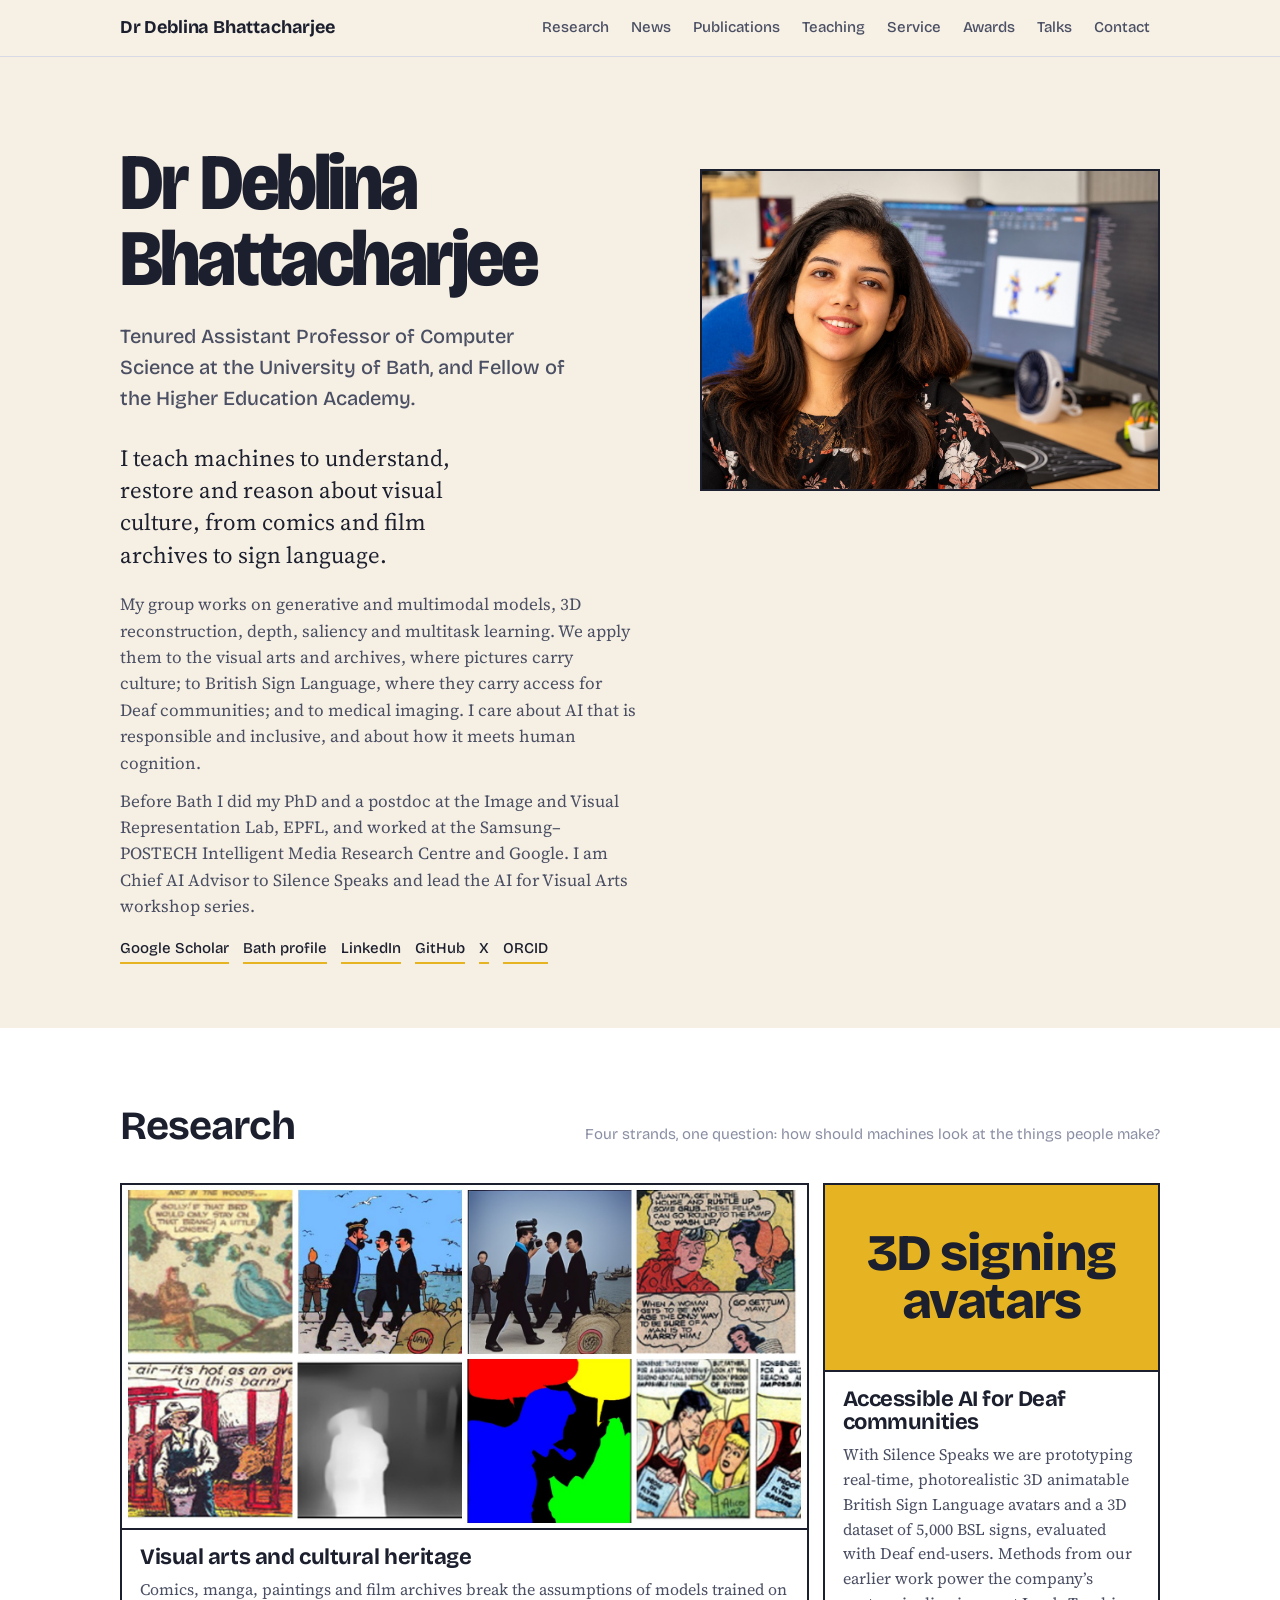
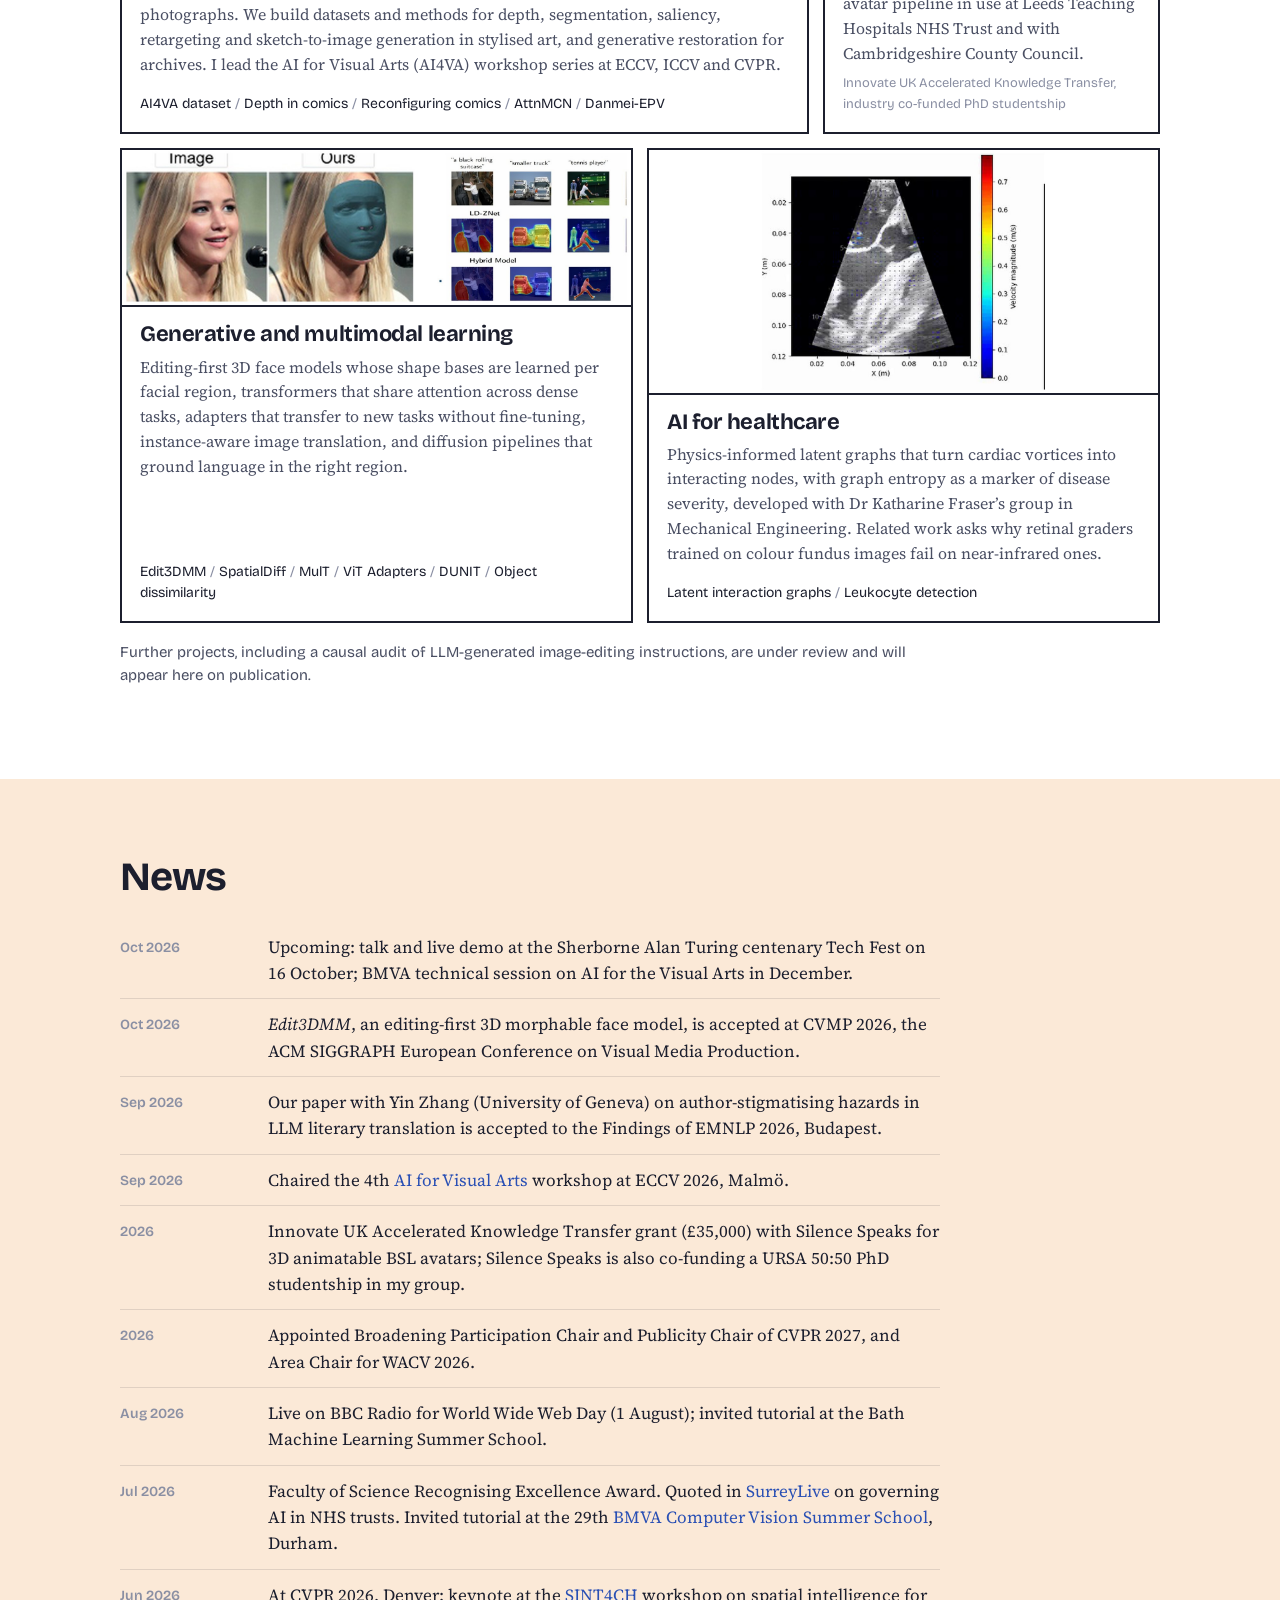
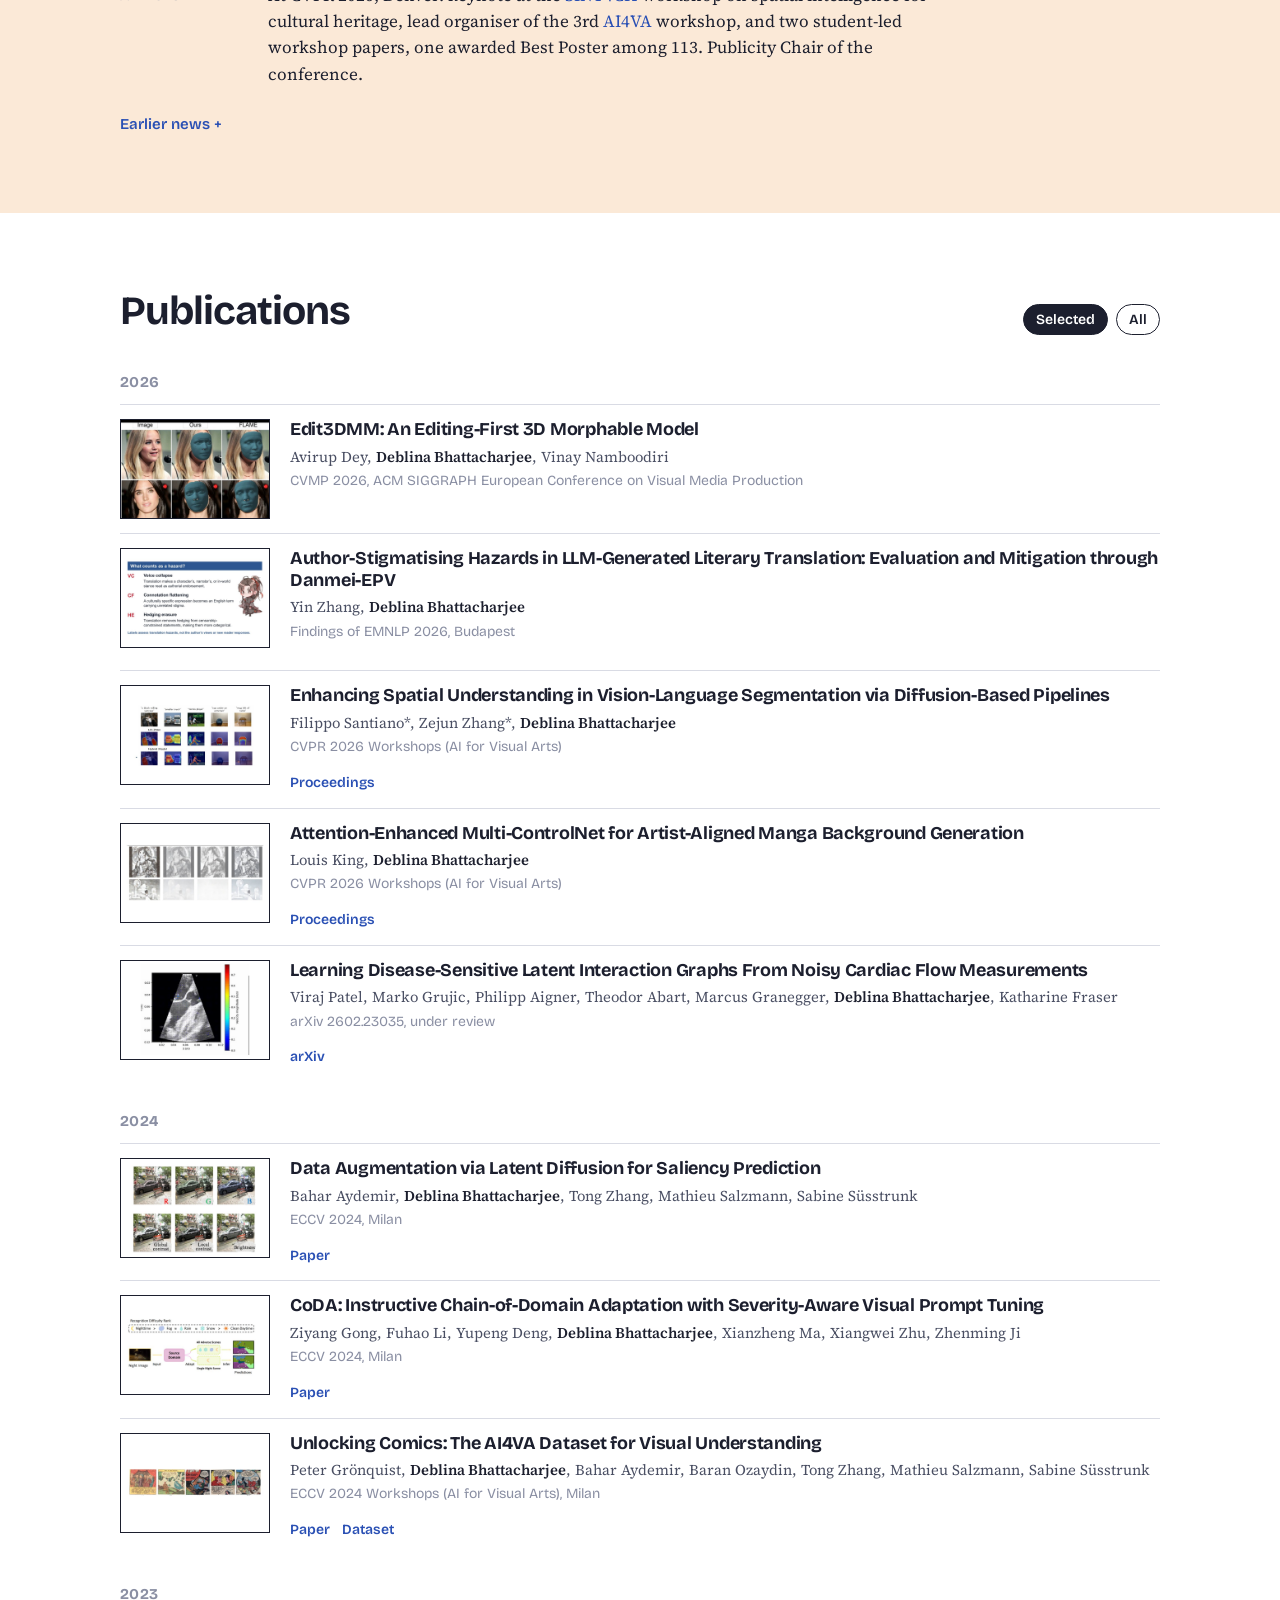
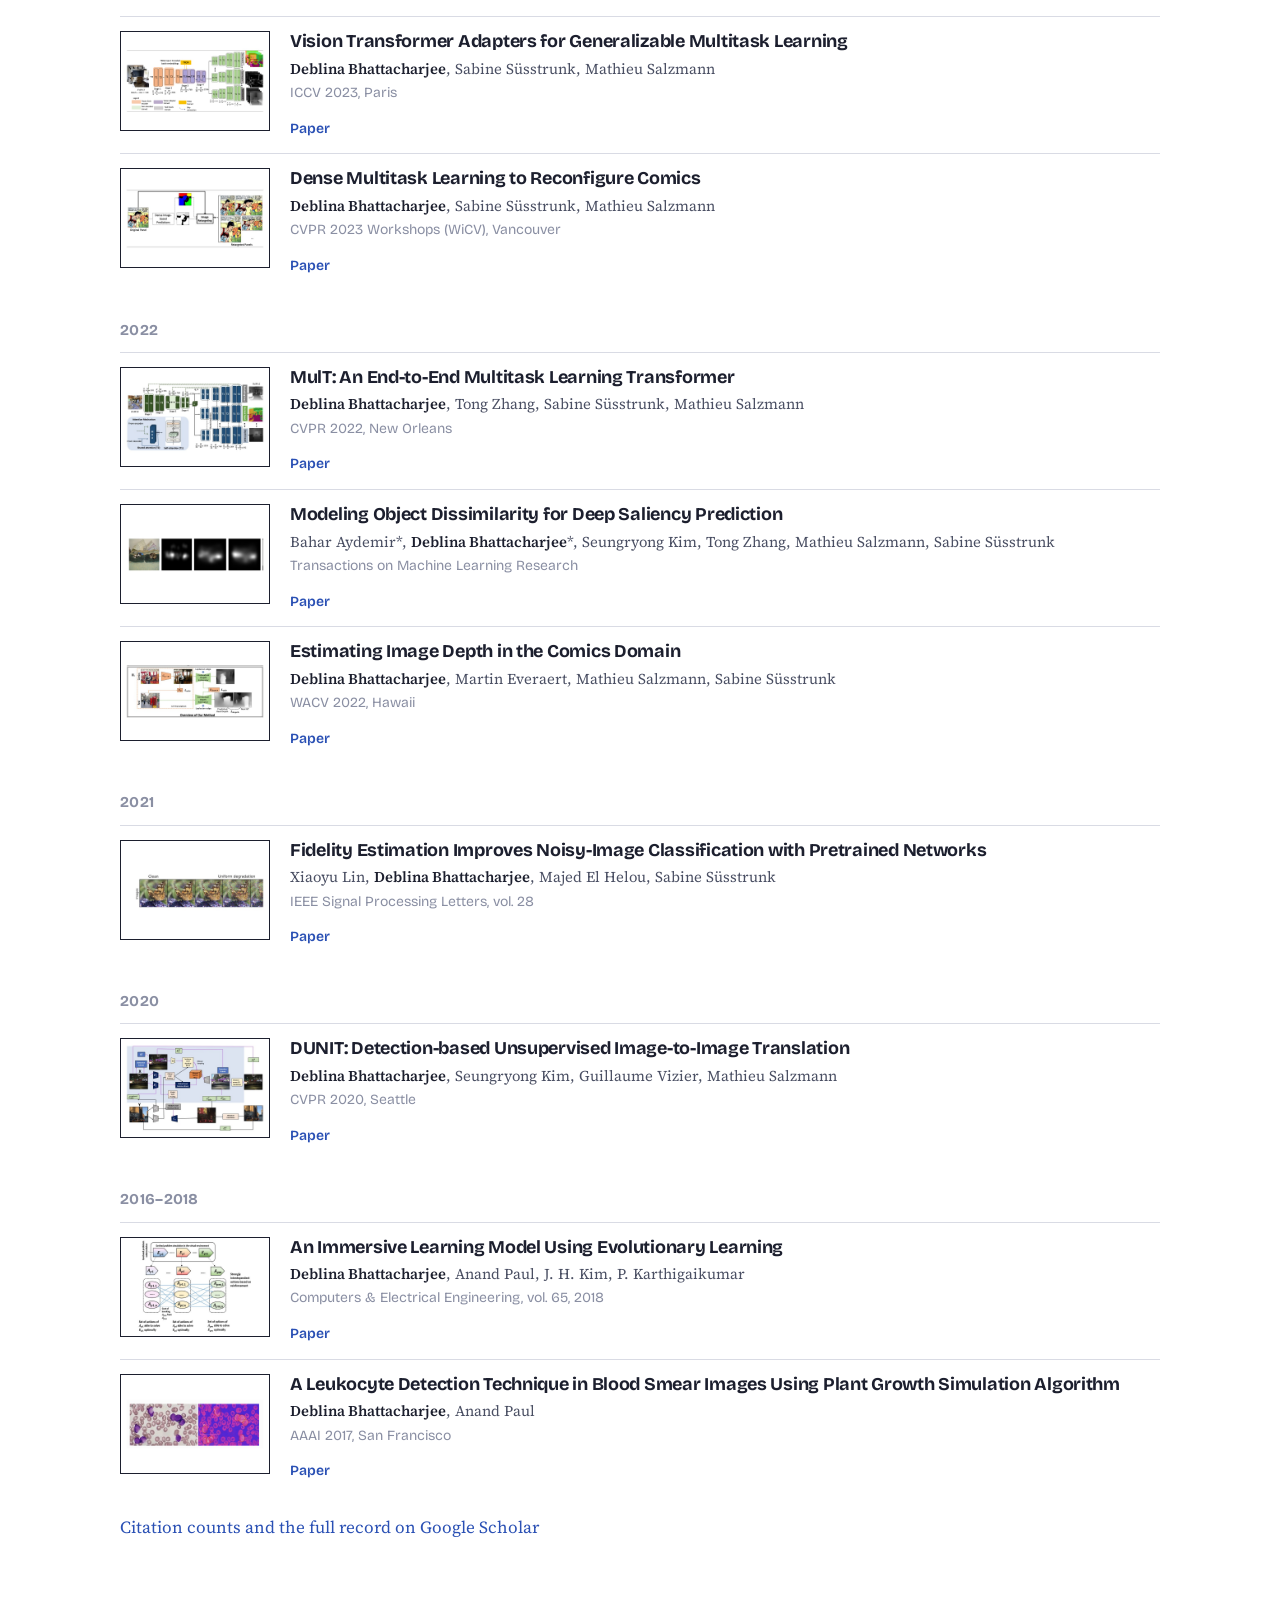
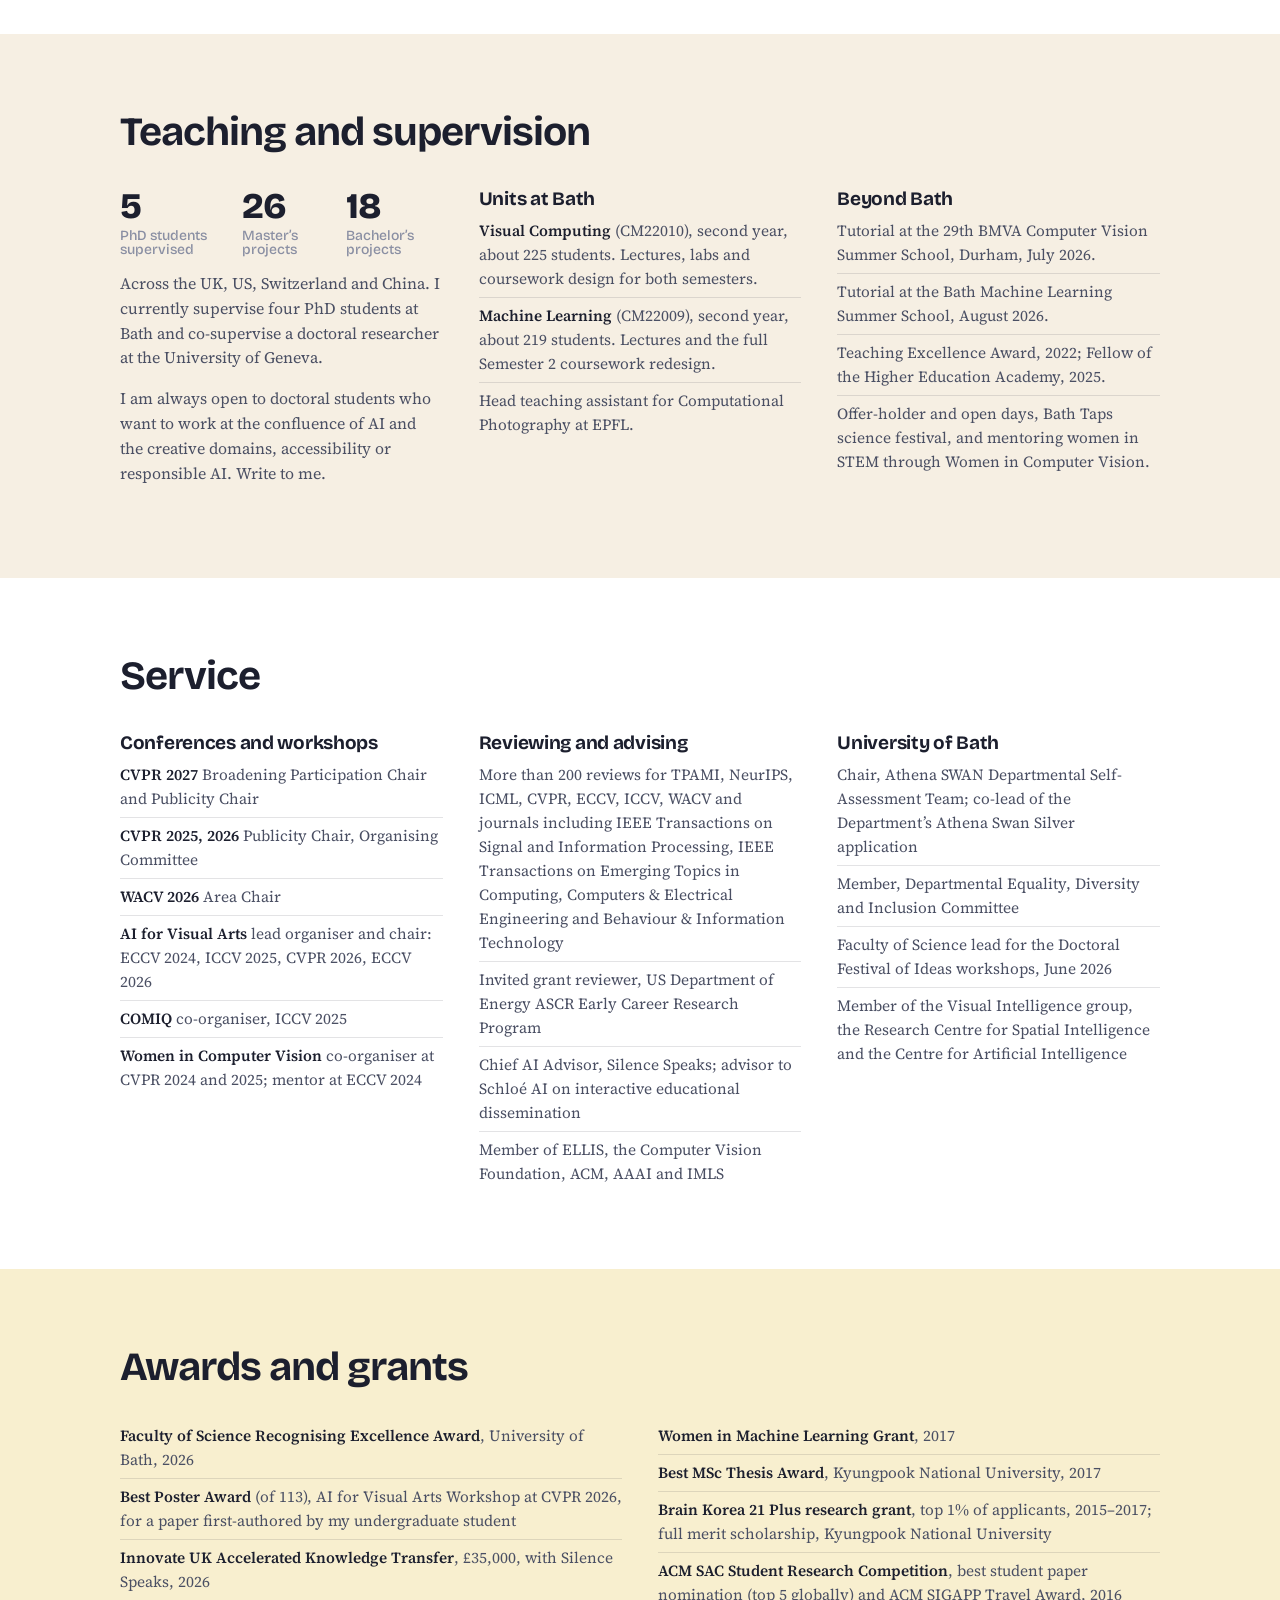
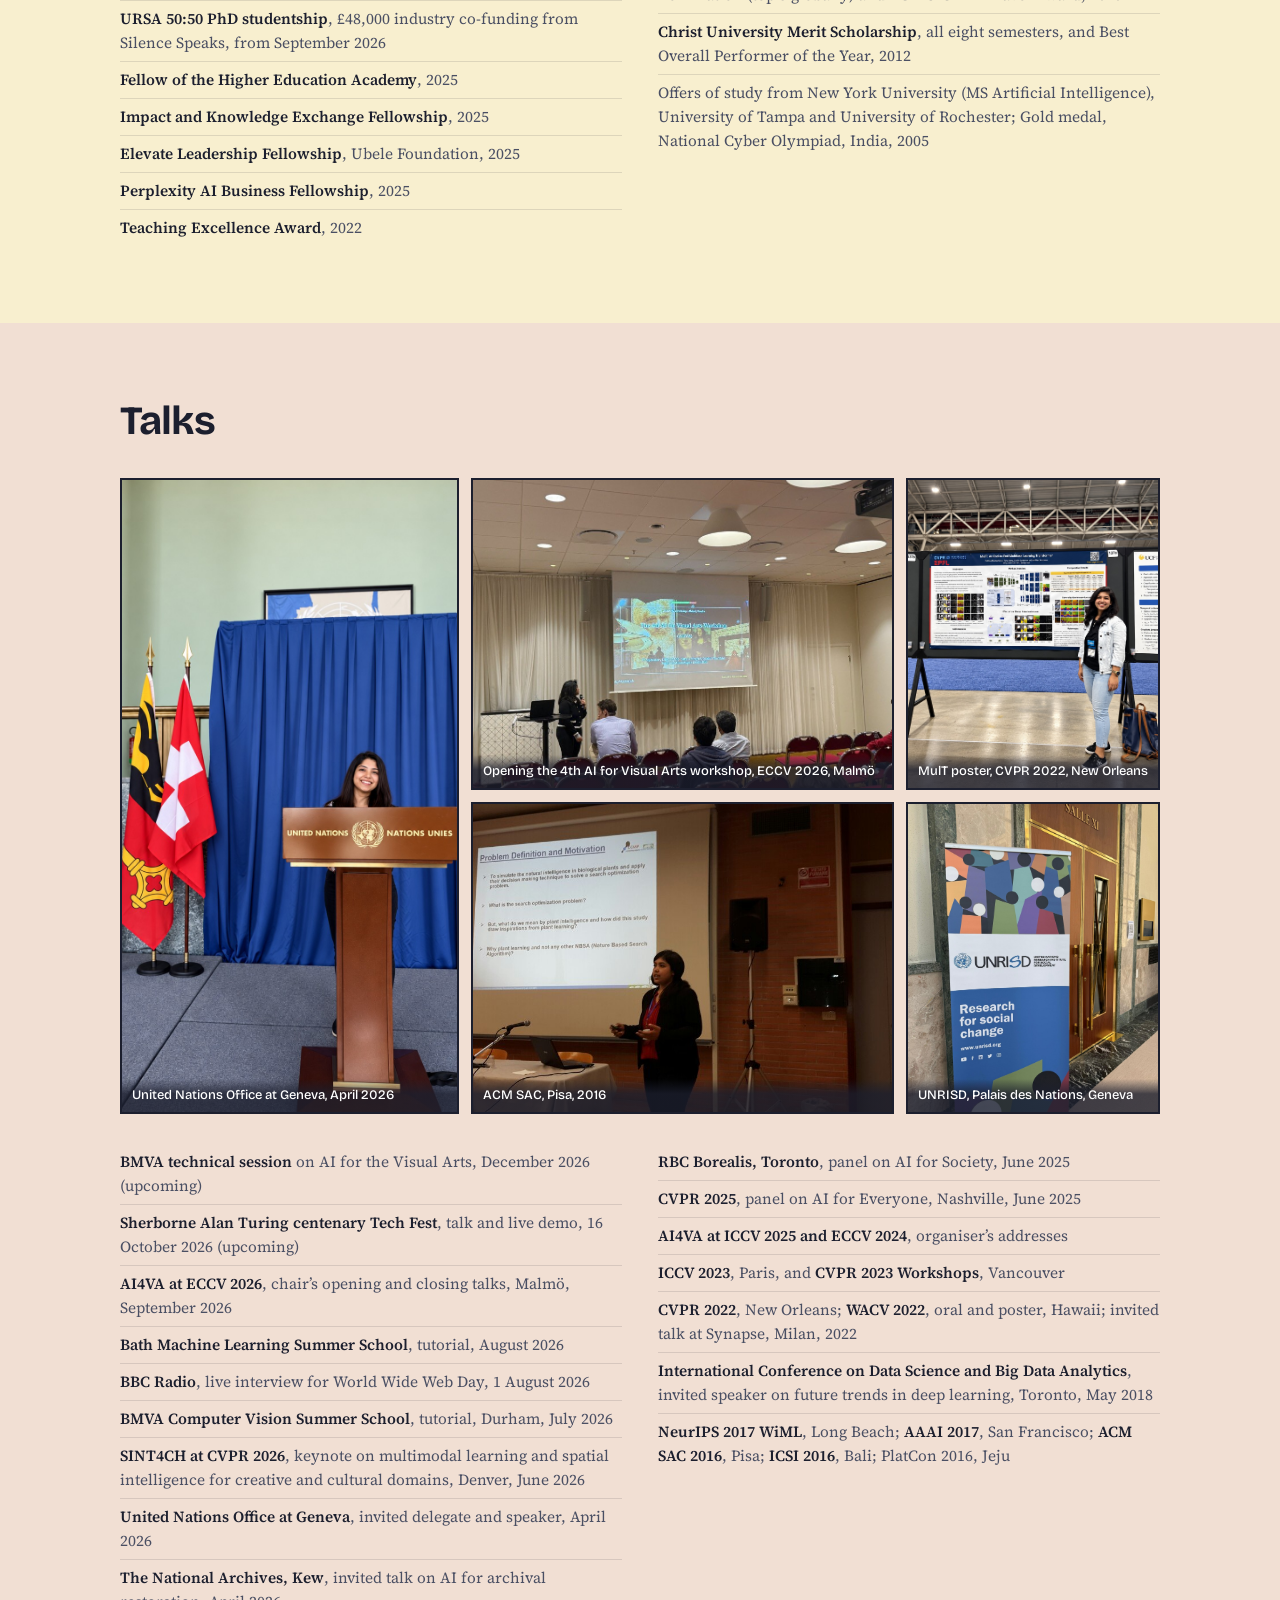
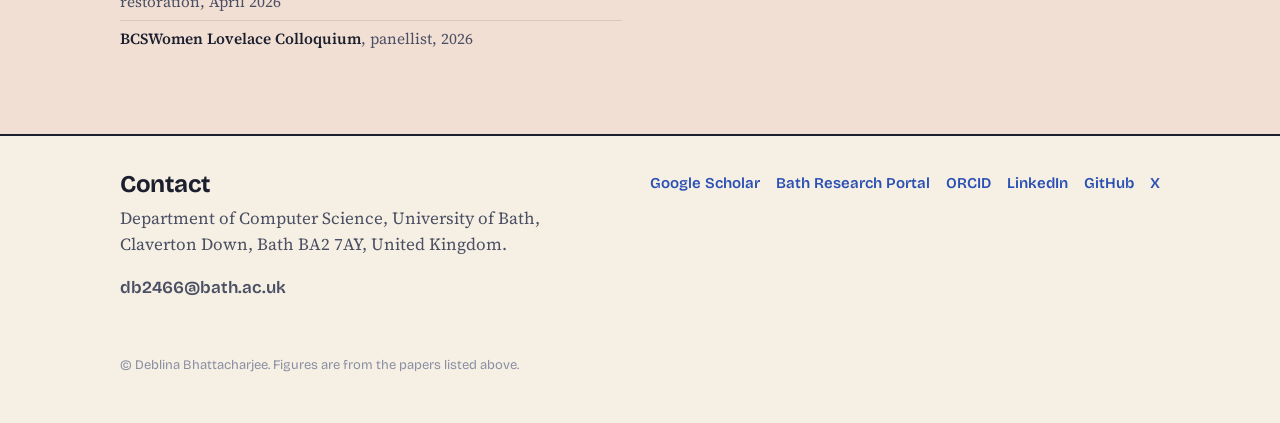
<file: index.html>
<!DOCTYPE html>
<html lang="en-GB">
<head>
  <meta charset="utf-8">
  <meta name="viewport" content="width=device-width, initial-scale=1">
  <title>Deblina Bhattacharjee</title>
  <meta name="description" content="Dr Deblina Bhattacharjee, FHEA. Tenured Assistant Professor of Computer Science at the University of Bath. Computer vision, generative and multimodal AI for the visual arts, cultural heritage, accessibility and healthcare.">
  <link rel="preconnect" href="https://fonts.googleapis.com">
  <link rel="preconnect" href="https://fonts.gstatic.com" crossorigin>
  <link href="https://fonts.googleapis.com/css2?family=Bricolage+Grotesque:opsz,wdth,wght@12..96,75..100,400..800&family=Source+Serif+4:ital,opsz,wght@0,8..60,400;0,8..60,600;1,8..60,400&display=swap" rel="stylesheet">
  <link rel="stylesheet" href="css/site.css">
</head>
<body>

<header class="topbar">
  <div class="wrap">
    <a class="brand" href="#top">Dr Deblina Bhattacharjee</a>
    <nav class="nav" aria-label="Sections">
      <a href="#research">Research</a>
      <a href="#news">News</a>
      <a href="#publications">Publications</a>
      <a href="#teaching">Teaching</a>
      <a href="#service">Service</a>
      <a href="#awards">Awards</a>
      <a href="#talks">Talks</a>
      <a href="#contact">Contact</a>
    </nav>
  </div>
</header>

<main id="top">

  <div class="hero">
    <div class="wrap hero-grid">
      <div>
        <h1><span>Dr Deblina</span><span>Bhattacharjee</span></h1>
        <p class="role">Tenured Assistant Professor of Computer Science at the University of Bath, and Fellow of the Higher Education Academy.</p>
        <p class="lede">I teach machines to understand, restore and reason about visual culture, from comics and film archives to sign language.</p>
        <div class="bio">
          <p>My group works on generative and multimodal models, 3D reconstruction, depth, saliency and multitask learning. We apply them to the visual arts and archives, where pictures carry culture; to British Sign Language, where they carry access for Deaf communities; and to medical imaging. I care about AI that is responsible and inclusive, and about how it meets human cognition.</p>
          <p>Before Bath I did my PhD and a postdoc at the Image and Visual Representation Lab, EPFL, and worked at the Samsung&ndash;POSTECH Intelligent Media Research Centre and Google. I am Chief AI Advisor to Silence Speaks and lead the AI for Visual Arts workshop series.</p>
        </div>
        <div class="hero-links">
          <a href="https://scholar.google.com/citations?user=F3YYEmMAAAAJ&amp;hl=en">Google Scholar</a>
          <a href="https://researchportal.bath.ac.uk/en/persons/deblina-bhattacharjee">Bath profile</a>
          <a href="https://www.linkedin.com/in/deblina/">LinkedIn</a>
          <a href="https://github.com/deblinaml">GitHub</a>
          <a href="https://twitter.com/deblinaforAI">X</a>
          <a href="https://orcid.org/0000-0002-0534-852X">ORCID</a>
        </div>
      </div>
      <div class="portrait"><img src="portrait.jpg" alt="Deblina Bhattacharjee at her desk" width="1503" height="1047"></div>
    </div>
  </div>

  <!-- ===================== RESEARCH ===================== -->
  <section id="research">
    <div class="wrap">
      <div class="section-head">
        <h2>Research</h2>
        <p>Four strands, one question: how should machines look at the things people make?</p>
      </div>

      <div class="panels">
        <article class="panel wide">
          <div class="art"><img src="panels/arts.jpg" alt="Comics panels, their photo translations, depth maps and a retargeted panel"></div>
          <div class="body">
            <h3>Visual arts and cultural heritage</h3>
            <p>Comics, manga, paintings and film archives break the assumptions of models trained on photographs. We build datasets and methods for depth, segmentation, saliency, retargeting and sketch-to-image generation in stylised art, and generative restoration for archives. I lead the AI for Visual Arts (AI4VA) workshop series at ECCV, ICCV and CVPR.</p>
            <div class="papers">
              <a href="#p-ai4va">AI4VA dataset</a><a href="#p-depth">Depth in comics</a><a href="#p-comics-mtl">Reconfiguring comics</a><a href="#p-attnmcn">AttnMCN</a><a href="#p-danmei">Danmei-EPV</a>
            </div>
          </div>
        </article>

        <article class="panel narrow">
          <div class="art" style="background: var(--mustard); display:grid; place-items:center;">
            <div class="display" style="font-size: clamp(34px, 4vw, 52px); font-weight: 800; letter-spacing: -0.03em; line-height: .95; padding: 16px; text-align: center;">3D signing<br>avatars</div>
          </div>
          <div class="body">
            <h3>Accessible AI for Deaf communities</h3>
            <p>With Silence Speaks we are prototyping real-time, photorealistic 3D animatable British Sign Language avatars and a 3D dataset of 5,000 BSL signs, evaluated with Deaf end-users. Methods from our earlier work power the company&rsquo;s avatar pipeline in use at Leeds Teaching Hospitals NHS Trust and with Cambridgeshire County Council.</p>
            <div class="partner">Innovate UK Accelerated Knowledge Transfer, industry co-funded PhD studentship</div>
          </div>
        </article>

        <article class="panel half">
          <div class="art"><img src="panels/generative.jpg" alt="Edit3DMM face fits and SpatialDiff segmentation results"></div>
          <div class="body">
            <h3>Generative and multimodal learning</h3>
            <p>Editing-first 3D face models whose shape bases are learned per facial region, transformers that share attention across dense tasks, adapters that transfer to new tasks without fine-tuning, instance-aware image translation, and diffusion pipelines that ground language in the right region.</p>
            <div class="papers">
              <a href="#p-edit3dmm">Edit3DMM</a><a href="#p-spatialdiff">SpatialDiff</a><a href="#p-mult">MulT</a><a href="#p-vit">ViT Adapters</a><a href="#p-dunit">DUNIT</a><a href="#p-saliency">Object dissimilarity</a>
            </div>
          </div>
        </article>

        <article class="panel half">
          <div class="art card"><img src="panels/cardiac.jpg" alt="Ultrasound and simulated cardiac flow fields"></div>
          <div class="body">
            <h3>AI for healthcare</h3>
            <p>Physics-informed latent graphs that turn cardiac vortices into interacting nodes, with graph entropy as a marker of disease severity, developed with Dr Katharine Fraser&rsquo;s group in Mechanical Engineering. Related work asks why retinal graders trained on colour fundus images fail on near-infrared ones.</p>
            <div class="papers">
              <a href="#p-cardiac">Latent interaction graphs</a><a href="#p-leukocyte">Leukocyte detection</a>
            </div>
          </div>
        </article>
      </div>
      <p class="strands-note">Further projects, including a causal audit of LLM-generated image-editing instructions, are under review and will appear here on publication.</p>
    </div>
  </section>

  <!-- ===================== NEWS ===================== -->
  <section id="news">
    <div class="wrap">
      <div class="section-head"><h2>News</h2></div>
      <ul class="news">
        <li><time>Oct 2026</time><p>Upcoming: talk and live demo at the Sherborne Alan Turing centenary Tech Fest on 16 October; BMVA technical session on AI for the Visual Arts in December.</p></li>
        <li><time>Oct 2026</time><p><em>Edit3DMM</em>, an editing-first 3D morphable face model, is accepted at CVMP 2026, the ACM SIGGRAPH European Conference on Visual Media Production.</p></li>
        <li><time>Sep 2026</time><p>Our paper with Yin Zhang (University of Geneva) on author-stigmatising hazards in LLM literary translation is accepted to the Findings of EMNLP 2026, Budapest.</p></li>
        <li><time>Sep 2026</time><p>Chaired the 4th <a href="https://ai4va-eccv.github.io/">AI for Visual Arts</a> workshop at ECCV 2026, Malm&ouml;.</p></li>
        <li><time>2026</time><p>Innovate UK Accelerated Knowledge Transfer grant (&pound;35,000) with Silence Speaks for 3D animatable BSL avatars; Silence Speaks is also co-funding a URSA 50:50 PhD studentship in my group.</p></li>
        <li><time>2026</time><p>Appointed Broadening Participation Chair and Publicity Chair of CVPR 2027, and Area Chair for WACV 2026.</p></li>
        <li><time>Aug 2026</time><p>Live on BBC Radio for World Wide Web Day (1 August); invited tutorial at the Bath Machine Learning Summer School.</p></li>
        <li><time>Jul 2026</time><p>Faculty of Science Recognising Excellence Award. Quoted in <a href="https://www.hellorayo.co.uk/greatest-hits/surrey-east-hampshire/news/surrey-nhs-trusts-using-ai">SurreyLive</a> on governing AI in NHS trusts. Invited tutorial at the 29th <a href="https://cvss.bmva.org/">BMVA Computer Vision Summer School</a>, Durham.</p></li>
        <li><time>Jun 2026</time><p>At CVPR 2026, Denver: keynote at the <a href="https://sint4ch.fbk.eu/">SINT4CH</a> workshop on spatial intelligence for cultural heritage, lead organiser of the 3rd <a href="https://ai4va-cvpr.github.io/">AI4VA</a> workshop, and two student-led workshop papers, one awarded Best Poster among 113. Publicity Chair of the conference.</p></li>
      </ul>
      <details class="more">
        <summary>Earlier news</summary>
        <ul class="news">
          <li><time>Jun 2026</time><p>Led the Faculty of Science workshops at the University of Bath Doctoral Festival of Ideas.</p></li>
          <li><time>Apr 2026</time><p>Invited delegate at the United Nations Office at Geneva (UNRISD) and invited speaker at The National Archives, Kew, on AI for archival restoration.</p></li>
          <li><time>Feb 2026</time><p>New preprint with Katharine Fraser&rsquo;s group: <a href="https://arxiv.org/abs/2602.23035">Learning Disease-Sensitive Latent Interaction Graphs From Noisy Cardiac Flow Measurements</a>.</p></li>
          <li><time>2026</time><p>Panellist at the BCSWomen Lovelace Colloquium 2026.</p></li>
          <li><time>Oct 2025</time><p>Organised the 2nd <a href="https://sites.google.com/view/ai4vaiccv-2025">AI4VA</a> workshop and co-organised COMIQ at ICCV 2025, Honolulu.</p></li>
          <li><time>Sep 2025</time><p>Chair of the Department&rsquo;s Athena SWAN Self-Assessment Team.</p></li>
          <li><time>2025</time><p>Perplexity AI Business Fellowship, Elevate Leadership Fellowship (Ubele Foundation) and Impact and Knowledge Exchange Fellowship; Fellow of the Higher Education Academy.</p></li>
          <li><time>Jun 2025</time><p>Co-organised <a href="https://arxiv.org/abs/2511.08748">Women in Computer Vision</a> at CVPR 2025, Nashville; Publicity Chair of CVPR 2025; panellist on research impact at CVPR 2025 and at RBC Borealis, Toronto.</p></li>
          <li><time>2024&ndash;25</time><p>Advisory engagement with Silence Speaks; methods from this work form the BSL avatar pipeline deployed at Leeds Teaching Hospitals NHS Trust and with Cambridgeshire County Council.</p></li>
          <li><time>Sep 2024</time><p>General Chair of the 1st <a href="https://sites.google.com/view/ai4vaeccv2024">AI4VA</a> workshop and challenges at ECCV 2024, Milan; three ECCV 2024 papers; co-organiser of WiCV at CVPR 2024, Seattle.</p></li>
          <li><time>Jul 2024</time><p>Joined the University of Bath as Lecturer (Assistant Professor) in Visual Intelligence.</p></li>
          <li><time>Earlier</time><p>Guest on the SuperDataScience podcast: <a href="https://soundcloud.com/superdatascience/sds-439-deep-learning-for-machine-vision">Deep Learning for Machine Vision</a> and <a href="https://www.superdatascience.com/sds-043-solving-optimization-problem-custom-built-algorithm/">Solving an Optimisation Problem with a Custom-Built Algorithm</a>.</p></li>
        </ul>
      </details>
    </div>
  </section>

  <!-- ===================== PUBLICATIONS ===================== -->
  <section id="publications">
    <div class="wrap">
      <div class="section-head">
        <h2>Publications</h2>
        <div class="pub-controls" role="group" aria-label="Filter publications">
          <button type="button" data-filter="selected" aria-pressed="true">Selected</button>
          <button type="button" data-filter="all" aria-pressed="false">All</button>
        </div>
      </div>

      <div class="pubs">
        <div class="year">2026</div>

        <article class="pub" id="p-edit3dmm" data-sel="1">
          <div class="thumb"><img src="thumbs/edit3dmm.jpg" alt=""></div>
          <div>
            <h3>Edit3DMM: An Editing-First 3D Morphable Model</h3>
            <p class="authors">Avirup Dey, <b>Deblina Bhattacharjee</b>, Vinay Namboodiri</p>
            <p class="venue">CVMP 2026, ACM SIGGRAPH European Conference on Visual Media Production</p>
          </div>
        </article>

        <article class="pub" id="p-danmei" data-sel="1">
          <div class="thumb"><img src="thumbs/danmei.jpg" alt=""></div>
          <div>
            <h3>Author-Stigmatising Hazards in LLM-Generated Literary Translation: Evaluation and Mitigation through Danmei-EPV</h3>
            <p class="authors">Yin Zhang, <b>Deblina Bhattacharjee</b></p>
            <p class="venue">Findings of EMNLP 2026, Budapest</p>
          </div>
        </article>

        <article class="pub" id="p-spatialdiff" data-sel="1">
          <div class="thumb"><img src="thumbs/spatialdiff.jpg" alt=""></div>
          <div>
            <h3>Enhancing Spatial Understanding in Vision-Language Segmentation via Diffusion-Based Pipelines</h3>
            <p class="authors">Filippo Santiano*, Zejun Zhang*, <b>Deblina Bhattacharjee</b></p>
            <p class="venue">CVPR 2026 Workshops (AI for Visual Arts)</p>
            <div class="links"><a href="https://openaccess.thecvf.com/CVPR2026_workshops/AI4VA">Proceedings</a></div>
          </div>
        </article>

        <article class="pub" id="p-attnmcn" data-sel="1">
          <div class="thumb"><img src="thumbs/attnmcn.jpg" alt=""></div>
          <div>
            <h3>Attention-Enhanced Multi-ControlNet for Artist-Aligned Manga Background Generation</h3>
            <p class="authors">Louis King, <b>Deblina Bhattacharjee</b></p>
            <p class="venue">CVPR 2026 Workshops (AI for Visual Arts)</p>
            <div class="links"><a href="https://openaccess.thecvf.com/CVPR2026_workshops/AI4VA">Proceedings</a></div>
          </div>
        </article>

        <article class="pub" id="p-cardiac" data-sel="1">
          <div class="thumb"><img src="thumbs/cardiac.jpg" alt=""></div>
          <div>
            <h3>Learning Disease-Sensitive Latent Interaction Graphs From Noisy Cardiac Flow Measurements</h3>
            <p class="authors">Viraj Patel, Marko Grujic, Philipp Aigner, Theodor Abart, Marcus Granegger, <b>Deblina Bhattacharjee</b>, Katharine Fraser</p>
            <p class="venue">arXiv 2602.23035, under review</p>
            <div class="links"><a href="https://arxiv.org/abs/2602.23035">arXiv</a></div>
          </div>
        </article>

        <div class="year">2025</div>

        <article class="pub" data-sel="0">
          <div class="thumb"><div class="tile i">WiCV</div></div>
          <div>
            <h3>WiCV at CVPR 2025: The Women in Computer Vision Workshop</h3>
            <p class="authors">Estefania Talavera, <b>Deblina Bhattacharjee</b>, Himangi Mittal, Mengwei Ren, Karen Sanchez, Carla Muntean, JungEun Kim, Mona Jalal</p>
            <p class="venue">Workshop report, arXiv 2511.08748</p>
            <div class="links"><a href="https://arxiv.org/abs/2511.08748">arXiv</a></div>
          </div>
        </article>

        <div class="year">2024</div>

        <article class="pub" data-sel="1">
          <div class="thumb"><img src="thumbs/saliency-aug.jpg" alt=""></div>
          <div>
            <h3>Data Augmentation via Latent Diffusion for Saliency Prediction</h3>
            <p class="authors">Bahar Aydemir, <b>Deblina Bhattacharjee</b>, Tong Zhang, Mathieu Salzmann, Sabine S&uuml;sstrunk</p>
            <p class="venue">ECCV 2024, Milan</p>
            <div class="links"><a href="https://arxiv.org/abs/2409.07307">Paper</a></div>
          </div>
        </article>

        <article class="pub" data-sel="1">
          <div class="thumb"><img src="thumbs/coda.jpg" alt=""></div>
          <div>
            <h3>CoDA: Instructive Chain-of-Domain Adaptation with Severity-Aware Visual Prompt Tuning</h3>
            <p class="authors">Ziyang Gong, Fuhao Li, Yupeng Deng, <b>Deblina Bhattacharjee</b>, Xianzheng Ma, Xiangwei Zhu, Zhenming Ji</p>
            <p class="venue">ECCV 2024, Milan</p>
            <div class="links"><a href="https://arxiv.org/abs/2403.17369">Paper</a></div>
          </div>
        </article>

        <article class="pub" id="p-ai4va" data-sel="1">
          <div class="thumb"><img src="thumbs/ai4va.jpg" alt=""></div>
          <div>
            <h3>Unlocking Comics: The AI4VA Dataset for Visual Understanding</h3>
            <p class="authors">Peter Gr&ouml;nquist, <b>Deblina Bhattacharjee</b>, Bahar Aydemir, Baran Ozaydin, Tong Zhang, Mathieu Salzmann, Sabine S&uuml;sstrunk</p>
            <p class="venue">ECCV 2024 Workshops (AI for Visual Arts), Milan</p>
            <div class="links"><a href="https://doi.org/10.1007/978-3-031-92808-6_10">Paper</a><a href="https://github.com/IVRL/AI4VA">Dataset</a></div>
          </div>
        </article>

        <article class="pub" data-sel="0">
          <div class="thumb"><div class="tile m">OMH</div></div>
          <div>
            <h3>OMH: Structured Sparsity via Optimally Matched Hierarchy for Unsupervised Semantic Segmentation</h3>
            <p class="authors">Baran Ozaydin, Tong Zhang, <b>Deblina Bhattacharjee</b>, Sabine S&uuml;sstrunk, Mathieu Salzmann</p>
            <p class="venue">arXiv 2403.06546</p>
            <div class="links"><a href="https://arxiv.org/abs/2403.06546">arXiv</a></div>
          </div>
        </article>

        <article class="pub" data-sel="0">
          <div class="thumb"><div class="tile i">WiCV</div></div>
          <div>
            <h3>WiCV@CVPR2024: The Thirteenth Women In Computer Vision Workshop at the Annual CVPR Conference</h3>
            <p class="authors">Asra Aslam, Sachini Herath, Ziqi Huang, Estefania Talavera, <b>Deblina Bhattacharjee</b>, Himangi Mittal, et al.</p>
            <p class="venue">Workshop report, arXiv 2411.02445</p>
            <div class="links"><a href="https://arxiv.org/abs/2411.02445">arXiv</a></div>
          </div>
        </article>

        <div class="year">2023</div>

        <article class="pub" id="p-vit" data-sel="1">
          <div class="thumb"><img src="thumbs/vit-adapters.jpg" alt=""></div>
          <div>
            <h3>Vision Transformer Adapters for Generalizable Multitask Learning</h3>
            <p class="authors"><b>Deblina Bhattacharjee</b>, Sabine S&uuml;sstrunk, Mathieu Salzmann</p>
            <p class="venue">ICCV 2023, Paris</p>
            <div class="links"><a href="https://arxiv.org/pdf/2308.12372.pdf">Paper</a></div>
          </div>
        </article>

        <article class="pub" id="p-comics-mtl" data-sel="1">
          <div class="thumb"><img src="thumbs/retarget.jpg" alt=""></div>
          <div>
            <h3>Dense Multitask Learning to Reconfigure Comics</h3>
            <p class="authors"><b>Deblina Bhattacharjee</b>, Sabine S&uuml;sstrunk, Mathieu Salzmann</p>
            <p class="venue">CVPR 2023 Workshops (WiCV), Vancouver</p>
            <div class="links"><a href="https://openaccess.thecvf.com/content/CVPR2023W/WiCV/papers/Bhattacharjee_Dense_Multitask_Learning_To_Reconfigure_Comics_CVPRW_2023_paper.pdf">Paper</a></div>
          </div>
        </article>

        <article class="pub" data-sel="0">
          <div class="thumb"><img src="thumbs/comics-mtl.jpg" alt=""></div>
          <div>
            <h3>Dense Image-based Predictions for Comics Analysis</h3>
            <p class="authors"><b>Deblina Bhattacharjee</b></p>
            <p class="venue">PhD thesis, EPFL</p>
          </div>
        </article>

        <div class="year">2022</div>

        <article class="pub" id="p-mult" data-sel="1">
          <div class="thumb"><img src="thumbs/mult.jpg" alt=""></div>
          <div>
            <h3>MulT: An End-to-End Multitask Learning Transformer</h3>
            <p class="authors"><b>Deblina Bhattacharjee</b>, Tong Zhang, Sabine S&uuml;sstrunk, Mathieu Salzmann</p>
            <p class="venue">CVPR 2022, New Orleans</p>
            <div class="links"><a href="https://openaccess.thecvf.com/content/CVPR2022/html/Bhattacharjee_MulT_An_End-to-End_Multitask_Learning_Transformer_CVPR_2022_paper.html">Paper</a></div>
          </div>
        </article>

        <article class="pub" id="p-saliency" data-sel="1">
          <div class="thumb"><img src="thumbs/saliency.jpg" alt=""></div>
          <div>
            <h3>Modeling Object Dissimilarity for Deep Saliency Prediction</h3>
            <p class="authors">Bahar Aydemir*, <b>Deblina Bhattacharjee</b>*, Seungryong Kim, Tong Zhang, Mathieu Salzmann, Sabine S&uuml;sstrunk</p>
            <p class="venue">Transactions on Machine Learning Research</p>
            <div class="links"><a href="https://arxiv.org/abs/2104.03864">Paper</a></div>
          </div>
        </article>

        <article class="pub" id="p-depth" data-sel="1">
          <div class="thumb"><img src="thumbs/depth-comics.jpg" alt=""></div>
          <div>
            <h3>Estimating Image Depth in the Comics Domain</h3>
            <p class="authors"><b>Deblina Bhattacharjee</b>, Martin Everaert, Mathieu Salzmann, Sabine S&uuml;sstrunk</p>
            <p class="venue">WACV 2022, Hawaii</p>
            <div class="links"><a href="https://openaccess.thecvf.com/content/WACV2022/papers/Bhattacharjee_Estimating_Image_Depth_in_the_Comics_Domain_WACV_2022_paper.pdf">Paper</a></div>
          </div>
        </article>

        <div class="year">2021</div>

        <article class="pub" data-sel="1">
          <div class="thumb"><img src="thumbs/fidelity.jpg" alt=""></div>
          <div>
            <h3>Fidelity Estimation Improves Noisy-Image Classification with Pretrained Networks</h3>
            <p class="authors">Xiaoyu Lin, <b>Deblina Bhattacharjee</b>, Majed El Helou, Sabine S&uuml;sstrunk</p>
            <p class="venue">IEEE Signal Processing Letters, vol. 28</p>
            <div class="links"><a href="https://arxiv.org/pdf/2106.00673.pdf">Paper</a></div>
          </div>
        </article>

        <article class="pub" data-sel="0">
          <div class="thumb"><div class="tile m">I2I</div></div>
          <div>
            <h3>Scaling up an Unsupervised Image-to-Image Translation Framework from Basic to Complex Scenes</h3>
            <p class="authors">Diogo F. N. Silva, St&eacute;phane Chassot, Lo&iuml;c Barras, <b>Deblina Bhattacharjee</b>, Sabine S&uuml;sstrunk</p>
            <p class="venue">American Journal of Computer Science and Technology, 4(4)</p>
          </div>
        </article>

        <div class="year">2020</div>

        <article class="pub" id="p-dunit" data-sel="1">
          <div class="thumb"><img src="thumbs/dunit.jpg" alt=""></div>
          <div>
            <h3>DUNIT: Detection-based Unsupervised Image-to-Image Translation</h3>
            <p class="authors"><b>Deblina Bhattacharjee</b>, Seungryong Kim, Guillaume Vizier, Mathieu Salzmann</p>
            <p class="venue">CVPR 2020, Seattle</p>
            <div class="links"><a href="https://openaccess.thecvf.com/content_CVPR_2020/html/Bhattacharjee_DUNIT_Detection-Based_Unsupervised_Image-to-Image_Translation_CVPR_2020_paper.html">Paper</a></div>
          </div>
        </article>

        <div class="year">2016&ndash;2018</div>

        <article class="pub" data-sel="1">
          <div class="thumb"><img src="thumbs/immersive.jpg" alt=""></div>
          <div>
            <h3>An Immersive Learning Model Using Evolutionary Learning</h3>
            <p class="authors"><b>Deblina Bhattacharjee</b>, Anand Paul, J. H. Kim, P. Karthigaikumar</p>
            <p class="venue">Computers &amp; Electrical Engineering, vol. 65, 2018</p>
            <div class="links"><a href="https://www.sciencedirect.com/science/article/pii/S0045790617326836">Paper</a></div>
          </div>
        </article>

        <article class="pub" id="p-leukocyte" data-sel="1">
          <div class="thumb"><img src="thumbs/leukocyte.jpg" alt=""></div>
          <div>
            <h3>A Leukocyte Detection Technique in Blood Smear Images Using Plant Growth Simulation Algorithm</h3>
            <p class="authors"><b>Deblina Bhattacharjee</b>, Anand Paul</p>
            <p class="venue">AAAI 2017, San Francisco</p>
            <div class="links"><a href="https://www.aaai.org/ocs/index.php/AAAI/AAAI17/paper/download/14192/13737">Paper</a></div>
          </div>
        </article>

        <article class="pub" data-sel="0">
          <div class="thumb"><img src="thumbs/pgsa.jpg" alt=""></div>
          <div>
            <h3>Medical Image Analysis using a Novel Learning Algorithm based on Plant Intelligence</h3>
            <p class="authors"><b>Deblina Bhattacharjee</b></p>
            <p class="venue">NeurIPS 2017 Women in Machine Learning Workshop, Long Beach</p>
          </div>
        </article>

        <article class="pub" data-sel="0">
          <div class="thumb"><img src="thumbs/terrestrial.jpg" alt=""></div>
          <div>
            <h3>Autonomous Terrestrial Image Segmentation and Sensor Node Localization for Disaster Management using Plant Growth Simulation Algorithm</h3>
            <p class="authors"><b>Deblina Bhattacharjee</b>, Anand Paul, W. H. Hong, H. C. Seo, S. Karthik</p>
            <p class="venue">Preprints.org, 2017</p>
            <div class="links"><a href="https://www.preprints.org/manuscript/201705.0032/v1/download">Preprint</a></div>
          </div>
        </article>

        <article class="pub" data-sel="0">
          <div class="thumb"><div class="tile i">MSc</div></div>
          <div>
            <h3>An Evolutionary Learning Algorithm based on Plant Intelligence for Solving Optimization Problems</h3>
            <p class="authors"><b>Deblina Bhattacharjee</b></p>
            <p class="venue">MSc thesis, Kyungpook National University, 2017. Best MSc Thesis Award</p>
          </div>
        </article>

        <article class="pub" data-sel="0">
          <div class="thumb"><div class="tile">ICSI</div></div>
          <div>
            <h3>A Hybrid Search Optimization Technique Based on Evolutionary Learning in Plants</h3>
            <p class="authors"><b>Deblina Bhattacharjee</b>, Anand Paul</p>
            <p class="venue">International Conference on Swarm Intelligence (Springer LNCS), Bali, 2016</p>
            <div class="links"><a href="https://link.springer.com/chapter/10.1007/978-3-319-41000-5_27">Paper</a></div>
          </div>
        </article>

        <article class="pub" data-sel="0">
          <div class="thumb"><div class="tile m">Springer<br>Plus</div></div>
          <div>
            <h3>An Object Localization Optimization Technique in Medical Images Using Plant Growth Simulation Algorithm</h3>
            <p class="authors"><b>Deblina Bhattacharjee</b>, Anand Paul, J. H. Kim, M. Kim</p>
            <p class="venue">SpringerPlus, vol. 5, 2016</p>
            <div class="links"><a href="https://link.springer.com/article/10.1186/s40064-016-3444-2">Paper</a></div>
          </div>
        </article>

        <article class="pub" data-sel="0">
          <div class="thumb"><div class="tile">ACM<br>SAC</div></div>
          <div>
            <h3>Evolutionary Reinforcement Learning based Search Optimization</h3>
            <p class="authors"><b>Deblina Bhattacharjee</b></p>
            <p class="venue">ACM Symposium on Applied Computing, Student Research Competition, Pisa, 2016</p>
            <div class="links"><a href="https://dl.acm.org/citation.cfm?id=2852012">Paper</a></div>
          </div>
        </article>

        <article class="pub" data-sel="0">
          <div class="thumb"><img src="thumbs/platcon.jpg" alt=""></div>
          <div>
            <h3>Adaptive Transcursive Algorithm for Depth Estimation in Deep Learning Networks</h3>
            <p class="authors">Uthra Kunathur Thikshaja, Anand Paul, Seungmin Rho, <b>Deblina Bhattacharjee</b></p>
            <p class="venue">PlatCon 2016, Jeju</p>
            <div class="links"><a href="http://ieeexplore.ieee.org/document/7456783/">Paper</a></div>
          </div>
        </article>
      </div>
      <p class="pub-more"><a href="https://scholar.google.com/citations?user=F3YYEmMAAAAJ&amp;hl=en">Citation counts and the full record on Google Scholar</a></p>
    </div>
  </section>

  <!-- ===================== TEACHING ===================== -->
  <section id="teaching">
    <div class="wrap">
      <div class="section-head"><h2>Teaching and supervision</h2></div>
      <div class="cols">
        <div class="col">
          <div class="stats">
            <div class="stat">5<small>PhD students supervised</small></div>
            <div class="stat">26<small>Master&rsquo;s projects</small></div>
            <div class="stat">18<small>Bachelor&rsquo;s projects</small></div>
          </div>
          <p>Across the UK, US, Switzerland and China. I currently supervise four PhD students at Bath and co-supervise a doctoral researcher at the University of Geneva.</p>
          <p>I am always open to doctoral students who want to work at the confluence of AI and the creative domains, accessibility or responsible AI. Write to me.</p>
        </div>
        <div class="col">
          <h3>Units at Bath</h3>
          <ul>
            <li><strong>Visual Computing</strong> (CM22010), second year, about 225 students. Lectures, labs and coursework design for both semesters.</li>
            <li><strong>Machine Learning</strong> (CM22009), second year, about 219 students. Lectures and the full Semester 2 coursework redesign.</li>
            <li>Head teaching assistant for Computational Photography at EPFL.</li>
          </ul>
        </div>
        <div class="col">
          <h3>Beyond Bath</h3>
          <ul>
            <li>Tutorial at the 29th BMVA Computer Vision Summer School, Durham, July 2026.</li>
            <li>Tutorial at the Bath Machine Learning Summer School, August 2026.</li>
            <li>Teaching Excellence Award, 2022; Fellow of the Higher Education Academy, 2025.</li>
            <li>Offer-holder and open days, Bath Taps science festival, and mentoring women in STEM through Women in Computer Vision.</li>
          </ul>
        </div>
      </div>
    </div>
  </section>

  <!-- ===================== SERVICE ===================== -->
  <section id="service">
    <div class="wrap">
      <div class="section-head"><h2>Service</h2></div>
      <div class="cols">
        <div class="col">
          <h3>Conferences and workshops</h3>
          <ul>
            <li><strong>CVPR 2027</strong> Broadening Participation Chair and Publicity Chair</li>
            <li><strong>CVPR 2025, 2026</strong> Publicity Chair, Organising Committee</li>
            <li><strong>WACV 2026</strong> Area Chair</li>
            <li><strong>AI for Visual Arts</strong> lead organiser and chair: ECCV 2024, ICCV 2025, CVPR 2026, ECCV 2026</li>
            <li><strong>COMIQ</strong> co-organiser, ICCV 2025</li>
            <li><strong>Women in Computer Vision</strong> co-organiser at CVPR 2024 and 2025; mentor at ECCV 2024</li>
          </ul>
        </div>
        <div class="col">
          <h3>Reviewing and advising</h3>
          <ul>
            <li>More than 200 reviews for TPAMI, NeurIPS, ICML, CVPR, ECCV, ICCV, WACV and journals including IEEE Transactions on Signal and Information Processing, IEEE Transactions on Emerging Topics in Computing, Computers &amp; Electrical Engineering and Behaviour &amp; Information Technology</li>
            <li>Invited grant reviewer, US Department of Energy ASCR Early Career Research Program</li>
            <li>Chief AI Advisor, Silence Speaks; advisor to Schlo&eacute; AI on interactive educational dissemination</li>
            <li>Member of ELLIS, the Computer Vision Foundation, ACM, AAAI and IMLS</li>
          </ul>
        </div>
        <div class="col">
          <h3>University of Bath</h3>
          <ul>
            <li>Chair, Athena SWAN Departmental Self-Assessment Team; co-lead of the Department&rsquo;s Athena Swan Silver application</li>
            <li>Member, Departmental Equality, Diversity and Inclusion Committee</li>
            <li>Faculty of Science lead for the Doctoral Festival of Ideas workshops, June 2026</li>
            <li>Member of the Visual Intelligence group, the Research Centre for Spatial Intelligence and the Centre for Artificial Intelligence</li>
          </ul>
        </div>
      </div>
    </div>
  </section>

  <!-- ===================== AWARDS ===================== -->
  <section id="awards">
    <div class="wrap">
      <div class="section-head"><h2>Awards and grants</h2></div>
      <div class="cols two">
        <div class="col">
          <ul>
            <li><strong>Faculty of Science Recognising Excellence Award</strong>, University of Bath, 2026</li>
            <li><strong>Best Poster Award</strong> (of 113), AI for Visual Arts Workshop at CVPR 2026, for a paper first-authored by my undergraduate student</li>
            <li><strong>Innovate UK Accelerated Knowledge Transfer</strong>, &pound;35,000, with Silence Speaks, 2026</li>
            <li><strong>URSA 50:50 PhD studentship</strong>, &pound;48,000 industry co-funding from Silence Speaks, from September 2026</li>
            <li><strong>Fellow of the Higher Education Academy</strong>, 2025</li>
            <li><strong>Impact and Knowledge Exchange Fellowship</strong>, 2025</li>
            <li><strong>Elevate Leadership Fellowship</strong>, Ubele Foundation, 2025</li>
            <li><strong>Perplexity AI Business Fellowship</strong>, 2025</li>
            <li><strong>Teaching Excellence Award</strong>, 2022</li>
          </ul>
        </div>
        <div class="col">
          <ul>
            <li><strong>Women in Machine Learning Grant</strong>, 2017</li>
            <li><strong>Best MSc Thesis Award</strong>, Kyungpook National University, 2017</li>
            <li><strong>Brain Korea 21 Plus research grant</strong>, top 1% of applicants, 2015&ndash;2017; full merit scholarship, Kyungpook National University</li>
            <li><strong>ACM SAC Student Research Competition</strong>, best student paper nomination (top 5 globally) and ACM SIGAPP Travel Award, 2016</li>
            <li><strong>Christ University Merit Scholarship</strong>, all eight semesters, and Best Overall Performer of the Year, 2012</li>
            <li>Offers of study from New York University (MS Artificial Intelligence), University of Tampa and University of Rochester; Gold medal, National Cyber Olympiad, India, 2005</li>
          </ul>
        </div>
      </div>
    </div>
  </section>

  <!-- ===================== TALKS ===================== -->
  <section id="talks">
    <div class="wrap">
      <div class="section-head"><h2>Talks</h2></div>
      <div class="photos">
        <figure class="p-un"><img src="photos/un-geneva.jpg" alt="Deblina at the United Nations podium in Geneva"><figcaption>United Nations Office at Geneva, April 2026</figcaption></figure>
        <figure class="p-ai4va"><img src="photos/ai4va-eccv2026.jpg" alt="Deblina opening the AI for Visual Arts workshop"><figcaption>Opening the 4th AI for Visual Arts workshop, ECCV 2026, Malm&ouml;</figcaption></figure>
        <figure class="p-sac"><img src="photos/sac2016.jpg" alt="Deblina presenting at ACM SAC"><figcaption>ACM SAC, Pisa, 2016</figcaption></figure>
        <figure class="p-cvpr"><img src="photos/cvpr2022.jpg" alt="Deblina beside her poster at CVPR 2022"><figcaption>MulT poster, CVPR 2022, New Orleans</figcaption></figure>
        <figure class="p-unrisd"><img src="photos/unrisd.jpg" alt="UNRISD banner at the Palais des Nations"><figcaption>UNRISD, Palais des Nations, Geneva</figcaption></figure>
      </div>
      <div class="cols two">
        <div class="col">
          <ul>
            <li><strong>BMVA technical session</strong> on AI for the Visual Arts, December 2026 (upcoming)</li>
            <li><strong>Sherborne Alan Turing centenary Tech Fest</strong>, talk and live demo, 16 October 2026 (upcoming)</li>
            <li><strong>AI4VA at ECCV 2026</strong>, chair&rsquo;s opening and closing talks, Malm&ouml;, September 2026</li>
            <li><strong>Bath Machine Learning Summer School</strong>, tutorial, August 2026</li>
            <li><strong>BBC Radio</strong>, live interview for World Wide Web Day, 1 August 2026</li>
            <li><strong>BMVA Computer Vision Summer School</strong>, tutorial, Durham, July 2026</li>
            <li><strong>SINT4CH at CVPR 2026</strong>, keynote on multimodal learning and spatial intelligence for creative and cultural domains, Denver, June 2026</li>
            <li><strong>United Nations Office at Geneva</strong>, invited delegate and speaker, April 2026</li>
            <li><strong>The National Archives, Kew</strong>, invited talk on AI for archival restoration, April 2026</li>
            <li><strong>BCSWomen Lovelace Colloquium</strong>, panellist, 2026</li>
          </ul>
        </div>
        <div class="col">
          <ul>
            <li><strong>RBC Borealis, Toronto</strong>, panel on AI for Society, June 2025</li>
            <li><strong>CVPR 2025</strong>, panel on AI for Everyone, Nashville, June 2025</li>
            <li><strong>AI4VA at ICCV 2025 and ECCV 2024</strong>, organiser&rsquo;s addresses</li>
            <li><strong>ICCV 2023</strong>, Paris, and <strong>CVPR 2023 Workshops</strong>, Vancouver</li>
            <li><strong>CVPR 2022</strong>, New Orleans; <strong>WACV 2022</strong>, oral and poster, Hawaii; invited talk at Synapse, Milan, 2022</li>
            <li><strong>International Conference on Data Science and Big Data Analytics</strong>, invited speaker on future trends in deep learning, Toronto, May 2018</li>
            <li><strong>NeurIPS 2017 WiML</strong>, Long Beach; <strong>AAAI 2017</strong>, San Francisco; <strong>ACM SAC 2016</strong>, Pisa; <strong>ICSI 2016</strong>, Bali; PlatCon 2016, Jeju</li>
          </ul>
        </div>
      </div>
    </div>
  </section>

</main>

<footer id="contact">
  <div class="wrap">
    <div>
      <h2>Contact</h2>
      <p>Department of Computer Science, University of Bath, Claverton Down, Bath BA2 7AY, United Kingdom.</p>
      <p><span class="email" data-u="db2466" data-d="bath.ac.uk"></span></p>
    </div>
    <div class="social">
      <a href="https://scholar.google.com/citations?user=F3YYEmMAAAAJ&amp;hl=en">Google Scholar</a>
      <a href="https://researchportal.bath.ac.uk/en/persons/deblina-bhattacharjee">Bath Research Portal</a>
      <a href="https://orcid.org/0000-0002-0534-852X">ORCID</a>
      <a href="https://www.linkedin.com/in/deblina/">LinkedIn</a>
      <a href="https://github.com/deblinaml">GitHub</a>
      <a href="https://twitter.com/deblinaforAI">X</a>
    </div>
    <small>&copy; Deblina Bhattacharjee. Figures are from the papers listed above.</small>
  </div>
</footer>

<script>
  // Publications filter: Selected / All.
  (function () {
    var buttons = document.querySelectorAll('.pub-controls button');
    var pubs = document.querySelectorAll('.pub');
    var years = document.querySelectorAll('.pubs .year');
    function apply(mode) {
      pubs.forEach(function (p) { p.classList.toggle('hidden', mode === 'selected' && p.dataset.sel !== '1'); });
      years.forEach(function (y) {
        var n = y.nextElementSibling, any = false;
        while (n && !n.classList.contains('year')) { if (!n.classList.contains('hidden')) any = true; n = n.nextElementSibling; }
        y.style.display = any ? '' : 'none';
      });
      buttons.forEach(function (b) { b.setAttribute('aria-pressed', b.dataset.filter === mode ? 'true' : 'false'); });
    }
    buttons.forEach(function (b) { b.addEventListener('click', function () { apply(b.dataset.filter); }); });
    // If the visitor follows a link to a hidden paper, reveal everything.
    window.addEventListener('hashchange', function () {
      var el = document.getElementById(location.hash.slice(1));
      if (el && el.classList.contains('hidden')) apply('all');
    });
    apply(location.hash && document.getElementById(location.hash.slice(1)) && document.getElementById(location.hash.slice(1)).dataset.sel === '0' ? 'all' : 'selected');
  })();
</script>
</body>
</html>
</file>
<file: css/site.css>
/* Deblina Bhattacharjee — site styles
   Palette: paper, ink (navy), cobalt, mustard, a pinch of vermilion.
   Type: Bricolage Grotesque (display, UI) + Source Serif 4 (reading). */

:root {
  --paper: #ffffff;
  --paper-2: #f3f4f8;
  --ink: #1c1f2e;
  --ink-soft: #4a4f63;
  --grey: #8a8fa3;
  --rule: #d9dbe4;
  --cobalt: #2a50b4;
  --cobalt-ink: #1f3d8f;
  --mustard: #e6b422;
  --vermilion: #d9412b;
  --sand: #f6efe3;
  --apricot: #fbe9d7;
  --straw: #f8efcf;
  --clay: #f1dfd3;

  --display: "Bricolage Grotesque", "Helvetica Neue", Arial, sans-serif;
  --serif: "Source Serif 4", Georgia, "Times New Roman", serif;

  --max: 1120px;
  --gutter: clamp(16px, 4vw, 40px);
  --panel-border: 2.5px solid var(--ink);
}

*, *::before, *::after { box-sizing: border-box; }
html { scroll-behavior: smooth; -webkit-text-size-adjust: 100%; }
@media (prefers-reduced-motion: reduce) { html { scroll-behavior: auto; } }

body {
  margin: 0;
  background: var(--paper);
  color: var(--ink);
  font-family: var(--serif);
  font-size: 17px;
  line-height: 1.55;
  font-variation-settings: "opsz" 17;
}

h1, h2, h3, h4, .display { font-family: var(--display); line-height: 1.05; margin: 0; }
p { margin: 0 0 1em; }
a { color: var(--cobalt); text-decoration: none; }
a:hover { color: var(--cobalt-ink); text-decoration: underline; text-underline-offset: 3px; }
a:focus-visible, button:focus-visible { outline: 3px solid var(--mustard); outline-offset: 3px; border-radius: 2px; }
img { display: block; max-width: 100%; height: auto; }
ul { margin: 0; padding: 0; list-style: none; }

.wrap { max-width: var(--max); margin: 0 auto; padding: 0 var(--gutter); }

/* ---------- top bar ---------- */
.topbar {
  position: sticky; top: 0; z-index: 20;
  background: color-mix(in srgb, var(--sand) 92%, transparent);
  backdrop-filter: blur(8px);
  border-bottom: 1px solid var(--rule);
}
.topbar .wrap { display: flex; align-items: center; justify-content: space-between; gap: 16px; height: 56px; }
.brand { font-family: var(--display); font-weight: 700; font-size: 18px; color: var(--ink); letter-spacing: -0.01em; white-space: nowrap; }
.brand:hover { text-decoration: none; color: var(--cobalt); }
.nav { display: flex; gap: 2px; overflow-x: auto; scrollbar-width: none; }
.nav::-webkit-scrollbar { display: none; }
.nav a {
  font-family: var(--display); font-size: 15px; font-weight: 500; color: var(--ink-soft);
  padding: 8px 10px; border-radius: 6px; white-space: nowrap;
}
.nav a:hover { color: var(--ink); background: var(--paper-2); text-decoration: none; }

/* ---------- hero ---------- */
.hero { padding: clamp(40px, 7vw, 88px) 0 clamp(36px, 5vw, 64px); background: var(--sand); }
.hero-grid { display: grid; grid-template-columns: minmax(0, 1fr) 460px; gap: clamp(24px, 5vw, 64px); align-items: start; }
.portrait { margin-top: clamp(8px, 2vw, 24px); }
.hero h1 {
  font-size: clamp(40px, 6.6vw, 80px);
  font-weight: 800;
  letter-spacing: -0.035em;
  font-variation-settings: "wdth" 90, "opsz" 96;
  line-height: 0.95;
  margin-bottom: 0.3em;
}
.hero h1 span { display: block; }
.hero .role {
  font-family: var(--display); font-weight: 500; font-size: clamp(17px, 1.6vw, 20px);
  color: var(--ink-soft); margin-bottom: 1.4em; max-width: 36ch;
}
.hero .lede { font-size: clamp(19px, 2vw, 23px); line-height: 1.4; max-width: 30ch; margin-bottom: 0.9em; font-variation-settings: "opsz" 24; }
.hero .bio { max-width: 58ch; color: var(--ink-soft); }
.hero .bio p { margin-bottom: 0.7em; }
.portrait { border: var(--panel-border); background: #fff; overflow: hidden; }
.portrait img { width: 100%; height: auto; display: block; }
.hero-links { display: flex; flex-wrap: wrap; gap: 8px 14px; margin-top: 18px; font-family: var(--display); font-size: 15px; font-weight: 500; }
.hero-links a { color: var(--ink); border-bottom: 2px solid var(--mustard); padding-bottom: 1px; }
.hero-links a:hover { text-decoration: none; color: var(--cobalt); border-color: var(--cobalt); }

/* ---------- talk photos ---------- */
.photos {
  display: grid; gap: 12px; margin-bottom: clamp(24px, 3vw, 36px);
  grid-template-columns: 4fr 5fr 3fr; grid-template-rows: repeat(4, 150px);
  grid-template-areas: "un ai4va cvpr" "un ai4va cvpr" "un sac unrisd" "un sac unrisd";
}
.photos figure { margin: 0; position: relative; overflow: hidden; border: var(--panel-border); background: var(--paper-2); }
.photos .p-un { grid-area: un; } .photos .p-ai4va { grid-area: ai4va; } .photos .p-sac { grid-area: sac; }
.photos .p-cvpr { grid-area: cvpr; } .photos .p-unrisd { grid-area: unrisd; }
.photos img { width: 100%; height: 100%; object-fit: cover; }
.photos .p-un img { object-position: 50% 55%; }
.photos .p-cvpr img { object-position: 55% 40%; }
.photos .p-unrisd img { object-position: 40% 30%; }
.photos .p-sac img { object-position: 60% 50%; }
.photos figcaption {
  position: absolute; left: 0; right: 0; bottom: 0; padding: 8px 10px;
  font-family: var(--display); font-size: 13px; font-weight: 500; line-height: 1.25; color: #fff;
  background: linear-gradient(transparent, rgba(28,31,46,.78) 45%);
}

/* ---------- sections ---------- */
section { padding: clamp(44px, 6vw, 80px) 0; scroll-margin-top: 56px; }
section + section { border-top: 1px solid var(--rule); }
#news { background: var(--apricot); }
#teaching { background: var(--sand); }
#awards { background: var(--straw); }
#talks { background: var(--clay); }
#news, #teaching, #awards, #talks { border-top: 0; }
#news + section, #teaching + section, #awards + section, #talks + section { border-top: 0; }
.section-head { display: flex; align-items: baseline; justify-content: space-between; gap: 16px; margin-bottom: clamp(20px, 3vw, 36px); flex-wrap: wrap; }
.section-head h2 { font-size: clamp(28px, 3.6vw, 40px); font-weight: 700; letter-spacing: -0.025em; }
.section-head p { font-family: var(--display); color: var(--grey); font-size: 15px; margin: 0; }

/* ---------- research panels (comic-page grid) ---------- */
.panels { display: grid; gap: 14px; grid-template-columns: repeat(6, 1fr); grid-auto-rows: auto; }
.panel { border: var(--panel-border); background: var(--paper); display: flex; flex-direction: column; min-width: 0; }
.panel.wide { grid-column: span 4; }
.panel.narrow { grid-column: span 2; }
.panel.half { grid-column: span 3; }
.panel .art { aspect-ratio: 1600 / 808; overflow: hidden; border-bottom: var(--panel-border); background: #fff; }
.panel.narrow .art { aspect-ratio: 16 / 9; }
.panel.half .art { aspect-ratio: 1600 / 496; }
.panel.half .art.card { aspect-ratio: 1600 / 770; }
.panel .art img { width: 100%; height: 100%; object-fit: cover; background: #fff; }
.panel .body { padding: 16px 18px 18px; display: flex; flex-direction: column; gap: 8px; flex: 1; }
.panel h3 { font-size: 22px; font-weight: 700; letter-spacing: -0.02em; }
.panel p { color: var(--ink-soft); font-size: 16px; margin: 0; }
.panel .papers { margin-top: auto; padding-top: 8px; font-family: var(--display); font-size: 14px; line-height: 1.5; }
.panel .papers a { color: var(--ink); }
.panel .papers a + a::before { content: " / "; color: var(--grey); }
.panel .papers a:hover { color: var(--cobalt); text-decoration: none; }
.panel .partner { font-family: var(--display); font-size: 13px; color: var(--grey); }
.strands-note { margin-top: 18px; font-family: var(--display); font-size: 15px; color: var(--ink-soft); max-width: 80ch; }

/* ---------- news ---------- */
.news { max-width: 820px; }
.news li { display: grid; grid-template-columns: 130px 1fr; gap: 18px; padding: 12px 0; border-top: 1px solid rgba(28,31,46,.12); }
.news li:first-child { border-top: 0; padding-top: 0; }
.news time { font-family: var(--display); font-size: 14px; font-weight: 600; color: var(--grey); padding-top: 3px; }
.news p { margin: 0; }
details.more summary {
  cursor: pointer; font-family: var(--display); font-weight: 600; font-size: 15px; color: var(--cobalt);
  list-style: none; padding: 14px 0 0; display: inline-block;
}
details.more summary::-webkit-details-marker { display: none; }
details.more summary::after { content: " +"; }
details.more[open] summary::after { content: " \2212"; }
details.more[open] summary { margin-bottom: 8px; }

/* ---------- publications ---------- */
.pub-controls { display: flex; gap: 8px; flex-wrap: wrap; }
.pub-controls button {
  font-family: var(--display); font-size: 14px; font-weight: 600; color: var(--ink);
  background: transparent; border: 1.5px solid var(--ink); padding: 6px 12px; cursor: pointer; border-radius: 999px;
}
.pub-controls button[aria-pressed="true"] { background: var(--ink); color: #fff; }
.pubs .year { font-family: var(--display); font-size: 15px; font-weight: 700; color: var(--grey); margin: 28px 0 10px; letter-spacing: 0.02em; }
.pub { display: grid; grid-template-columns: 150px 1fr; gap: 20px; padding: 14px 0; border-top: 1px solid var(--rule); align-items: start; }
.pub.hidden { display: none; }
.pub .thumb { aspect-ratio: 3 / 2; overflow: hidden; background: var(--paper-2); border: 1.5px solid var(--ink); }
.pub .thumb img { width: 100%; height: 100%; object-fit: cover; }
.pub .tile { width: 100%; height: 100%; display: grid; place-items: center; font-family: var(--display); font-weight: 800; font-size: 22px; letter-spacing: -0.02em; color: #fff; background: var(--cobalt); text-align: center; padding: 6px; line-height: 1; }
.pub .tile.m { background: var(--mustard); color: var(--ink); }
.pub .tile.i { background: var(--ink); }
.pub h3 { font-size: 18px; font-weight: 700; letter-spacing: -0.015em; line-height: 1.2; }
.pub h3 a { color: var(--ink); }
.pub h3 a:hover { color: var(--cobalt); text-decoration: none; }
.pub .authors { font-size: 15px; color: var(--ink-soft); margin: 4px 0 2px; }
.pub .authors b { font-weight: 600; color: var(--ink); }
.pub .venue { font-family: var(--display); font-size: 14px; color: var(--grey); }
.pub .venue em { font-style: normal; color: var(--vermilion); font-weight: 600; }
.pub .links { margin-top: 6px; display: flex; gap: 12px; flex-wrap: wrap; font-family: var(--display); font-size: 14px; font-weight: 600; }
.pub-more { margin-top: 18px; }

/* ---------- compact columns (teaching, service, awards, talks) ---------- */
.cols { display: grid; grid-template-columns: repeat(3, 1fr); gap: 28px 36px; }
.cols.two { grid-template-columns: repeat(2, 1fr); }
.col h3 { font-size: 19px; font-weight: 700; margin-bottom: 10px; letter-spacing: -0.015em; }
.col li { padding: 6px 0; border-top: 1px solid rgba(28,31,46,.12); font-size: 15.5px; color: var(--ink-soft); }
.col li:first-child { border-top: 0; padding-top: 0; }
.col li strong { color: var(--ink); font-weight: 600; }
.col p { color: var(--ink-soft); font-size: 16px; }
.stat { font-family: var(--display); font-weight: 800; font-size: 36px; letter-spacing: -0.03em; line-height: 1; color: var(--ink); }
.stat small { display: block; font-size: 14px; font-weight: 500; color: var(--grey); margin-top: 4px; letter-spacing: 0; }
.stats { display: grid; grid-template-columns: repeat(3, auto); justify-content: start; gap: 20px; margin-bottom: 14px; }

/* ---------- outreach ---------- */
.gallery { display: grid; grid-template-columns: 1fr 1fr; gap: 14px; margin-bottom: 16px; }
.gallery figure { margin: 0; border: var(--panel-border); }
.gallery img { width: 100%; aspect-ratio: 16 / 9; object-fit: cover; }
.gallery figcaption { font-family: var(--display); font-size: 14px; padding: 8px 10px; border-top: var(--panel-border); color: var(--ink-soft); }

/* ---------- footer ---------- */
footer { border-top: 2.5px solid var(--ink); padding: 36px 0 48px; background: var(--sand); }
footer .wrap { display: flex; justify-content: space-between; gap: 24px; flex-wrap: wrap; align-items: flex-start; }
footer h2 { font-size: 24px; font-weight: 700; margin-bottom: 8px; letter-spacing: -0.02em; }
footer p { color: var(--ink-soft); max-width: 48ch; }
.email { font-family: var(--display); font-weight: 600; }
.email::after { content: attr(data-u) "\0040" attr(data-d); }
.social { display: flex; flex-wrap: wrap; gap: 8px 16px; font-family: var(--display); font-weight: 600; font-size: 15px; }
footer small { display: block; width: 100%; color: var(--grey); font-family: var(--display); font-size: 13px; margin-top: 12px; }

/* ---------- responsive ---------- */
@media (max-width: 900px) {
  .photos { grid-template-rows: repeat(4, 120px); }
  .hero-grid { grid-template-columns: minmax(0, 1fr) 300px; }
  .panel.wide, .panel.narrow, .panel.half { grid-column: span 6; }
  .cols, .cols.two { grid-template-columns: 1fr 1fr; }
}
@media (max-width: 640px) {
  .photos { grid-template-columns: 1fr 1fr; grid-template-rows: 220px 170px 220px; grid-template-areas: "un ai4va" "un sac" "cvpr unrisd"; }
  body { font-size: 16px; }
  .brand { font-size: 15px; }
  .topbar .wrap { gap: 8px; }
  .hero-grid { grid-template-columns: 1fr; }
  .portrait { max-width: none; order: -1; }
  .news li { grid-template-columns: 1fr; gap: 2px; }
  .pub { grid-template-columns: 1fr; gap: 10px; }
  .pub .thumb { max-width: 240px; }
  .cols, .cols.two { grid-template-columns: 1fr; }
  .gallery { grid-template-columns: 1fr; }
}
</file>
